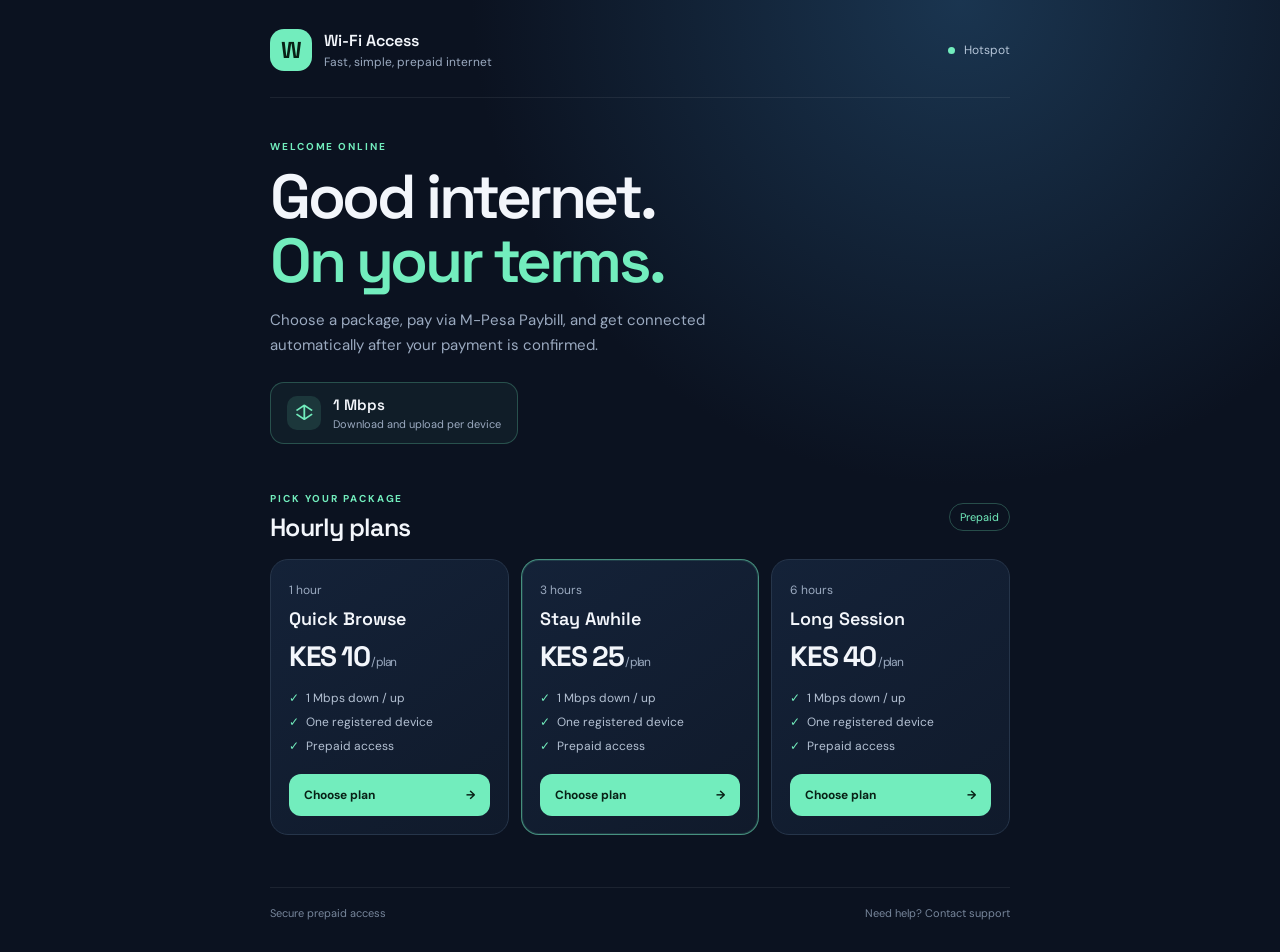
<file: hotspot/index.html>
<!doctype html>
<html lang="en">
<head>
  <meta charset="utf-8"><meta name="viewport" content="width=device-width,initial-scale=1">
  <meta name="theme-color" content="#0b1220">
  <title>Connect to Wi-Fi</title>
  <link rel="stylesheet" href="./styles.css">
</head>
<body>
  <main class="shell">
    <header class="brand"><span class="brand-mark">W</span><div><strong>Wi-Fi Access</strong><small>Fast, simple, prepaid internet</small></div><span class="status"><i></i> Hotspot</span></header>
    <section class="hero"><p class="eyebrow">WELCOME ONLINE</p><h1>Good internet.<br><em>On your terms.</em></h1><p>Choose a package, pay via M-Pesa Paybill, and get connected automatically after your payment is confirmed.</p><div class="speed"><span class="speed-icon">↕</span><div><b>1 Mbps</b><small>Download and upload per device</small></div></div></section>
    <section class="section"><div class="section-head"><div><p class="eyebrow">PICK YOUR PACKAGE</p><h2>Hourly plans</h2></div><span class="tag">Prepaid</span></div><div id="plans" class="plans"><article class="plan"><div class="skeleton"></div></article><article class="plan"><div class="skeleton"></div></article><article class="plan"><div class="skeleton"></div></article></div></section>
    <section id="checkout" class="checkout hidden"><div class="section-head"><div><p class="eyebrow">YOUR PACKAGE</p><h2 id="selected-name">Selected plan</h2></div><button id="change-plan" class="text-button" type="button">Change</button></div><div class="chosen"><span id="selected-duration"></span><strong id="selected-price"></strong></div>
      <form id="payment-form"><label for="phone">M-Pesa phone number</label><input id="phone" name="phone" inputmode="tel" autocomplete="tel" placeholder="07XX XXX XXX" maxlength="13" required><label for="receipt">M-Pesa transaction code</label><input id="receipt" name="receipt" autocapitalize="characters" placeholder="e.g. QWE123ABC" maxlength="20" required><p class="hint">Pay to the configured Paybill and use your transaction code. Never share your M-Pesa PIN.</p><button class="primary" type="submit">I've paid — verify payment <span>→</span></button><p id="payment-status" class="message" role="status" aria-live="polite"></p></form>
    </section>
    <section id="session" class="session hidden"><div class="success-mark">✓</div><p class="eyebrow">PAYMENT CONFIRMED</p><h2>You're connected</h2><p id="session-copy">Your session is active.</p><div class="timer"><small>TIME REMAINING</small><strong id="countdown">--:--:--</strong></div><p class="hint">The server and router control your actual access. Keep this page open to see your countdown.</p></section>
    <footer><span>Secure prepaid access</span><span>Need help? Contact support</span></footer>
  </main>
  <script src="./app.js"></script>
</body>
</html>
</file>
<file: hotspot/styles.css>
@import url('https://fonts.googleapis.com/css2?family=DM+Sans:wght@400;500;600;700&family=Space+Grotesk:wght@500;600;700&display=swap');
:root{color-scheme:dark;--bg:#0b1220;--panel:#111c2f;--line:#26354a;--text:#f3f6fb;--muted:#9baac0;--green:#72edbd;--blue:#8bb8ff}*{box-sizing:border-box}body{margin:0;background:radial-gradient(ellipse at 75% 0%,#1a3550 0,transparent 36%),var(--bg);color:var(--text);font-family:'DM Sans',sans-serif;min-height:100vh}.shell{max-width:780px;margin:auto;padding:24px 20px 32px}.brand{display:flex;align-items:center;gap:12px;padding:5px 0 26px;border-bottom:1px solid #ffffff12}.brand-mark{display:grid;place-items:center;width:42px;height:42px;border-radius:14px;background:var(--green);color:#092116;font:700 23px 'Space Grotesk'}.brand strong,.brand small{display:block}.brand strong{font:600 16px 'Space Grotesk'}.brand small{font-size:12px;color:var(--muted);margin-top:3px}.status{margin-left:auto;color:#b5c5d8;font-size:12px}.status i{display:inline-block;width:7px;height:7px;background:var(--green);border-radius:50%;margin-right:6px}.hero{padding:42px 0 28px}.eyebrow{font-size:10px;font-weight:700;letter-spacing:.19em;color:var(--green);margin:0 0 12px}.hero h1{font:600 clamp(38px,8vw,62px)/1.03 'Space Grotesk';letter-spacing:-.055em;margin:0}.hero h1 em{font-style:normal;color:var(--green)}.hero>p:not(.eyebrow){color:var(--muted);line-height:1.7;max-width:530px;font-size:15px}.speed{display:inline-flex;align-items:center;gap:12px;border:1px solid #72edbd40;background:#72edbd0d;border-radius:14px;padding:12px 16px;margin-top:8px}.speed-icon{display:grid;place-items:center;width:34px;height:34px;border-radius:10px;background:#72edbd20;color:var(--green);font-size:22px}.speed b,.speed small{display:block}.speed b{font:600 15px 'Space Grotesk'}.speed small{font-size:11px;color:var(--muted);margin-top:3px}.section{padding:20px 0}.section-head{display:flex;align-items:center;justify-content:space-between;gap:12px;margin-bottom:16px}.section-head .eyebrow{margin-bottom:6px}.section h2,.checkout h2,.session h2{font:600 25px 'Space Grotesk';margin:0;letter-spacing:-.03em}.tag{font-size:11px;color:var(--green);border:1px solid #72edbd45;border-radius:99px;padding:6px 10px}.plans{display:grid;grid-template-columns:repeat(3,minmax(0,1fr));gap:12px}.plan{background:linear-gradient(145deg,#142238,#101a2b);border:1px solid var(--line);border-radius:18px;padding:18px;min-width:0}.plan.featured{border-color:#72edbd8c;box-shadow:0 0 0 1px #72edbd22 inset}.plan .duration{color:var(--muted);font-size:12px}.plan h3{font:600 18px 'Space Grotesk';margin:8px 0}.price{font:700 28px 'Space Grotesk';letter-spacing:-.05em}.price small{font:400 12px 'DM Sans';color:var(--muted)}.plan ul{list-style:none;padding:12px 0 4px;margin:0;color:#b4c1d3;font-size:12px;line-height:2}.plan li:before{content:'✓';color:var(--green);margin-right:7px}.primary{display:flex;align-items:center;justify-content:space-between;gap:12px;background:var(--green);color:#082116;border:0;border-radius:12px;padding:13px 15px;width:100%;font:700 13px 'DM Sans';cursor:pointer}.plan .primary{margin-top:12px;font-size:12px}.primary:hover{filter:brightness(1.04)}.checkout,.session{border:1px solid var(--line);border-radius:20px;background:#111c2fe8;padding:22px;margin-top:24px}.hidden{display:none!important}.chosen{display:flex;align-items:center;justify-content:space-between;padding:14px 0 20px;border-bottom:1px solid var(--line);margin-bottom:20px;color:var(--muted);font-size:13px}.chosen strong{color:var(--text);font:600 22px 'Space Grotesk'}label{display:block;font-size:12px;font-weight:600;margin:15px 0 8px}input{width:100%;background:#0b1423;border:1px solid #30415a;color:var(--text);border-radius:11px;padding:13px 14px;font:inherit;outline:none}input:focus{border-color:var(--green);box-shadow:0 0 0 3px #72edbd17}.hint{font-size:11px;line-height:1.6;color:var(--muted)}.checkout .primary{margin-top:18px}.message{font-size:12px;line-height:1.6}.message.error{color:#ff9c9c}.message.ok{color:var(--green)}.text-button{background:transparent;border:0;color:var(--green);font:600 12px 'DM Sans';cursor:pointer}.success-mark{display:grid;place-items:center;width:48px;height:48px;background:#72edbd1a;border:1px solid #72edbd60;border-radius:50%;color:var(--green);font-size:24px;margin-bottom:18px}.session{text-align:center;padding:28px}.session .success-mark{margin:0 auto 18px}.session>p:not(.eyebrow){color:var(--muted);font-size:13px}.timer{margin:22px auto 10px;padding:20px;background:#0b1423;border:1px solid var(--line);border-radius:14px;max-width:300px}.timer small{display:block;color:var(--muted);font-size:10px;letter-spacing:.14em}.timer strong{display:block;font:600 36px 'Space Grotesk';margin-top:8px;color:var(--green);font-variant-numeric:tabular-nums}footer{display:flex;justify-content:space-between;gap:10px;border-top:1px solid #ffffff12;margin-top:32px;padding-top:18px;color:#77869b;font-size:11px}.skeleton{height:160px;border-radius:9px;background:linear-gradient(90deg,#19263a,#26354a,#19263a);background-size:200% 100%;animation:shimmer 1.5s infinite}@keyframes shimmer{to{background-position:-200% 0}}@media(max-width:560px){.shell{padding:18px 15px 24px}.hero{padding-top:32px}.plans{grid-template-columns:1fr}.plan{display:grid;grid-template-columns:1fr auto;gap:2px 10px;padding:16px}.plan .duration,.plan h3,.plan ul{grid-column:1}.plan h3{margin:5px 0}.plan .price{grid-column:2;grid-row:1/3;align-self:center}.plan ul{padding:4px 0}.plan .primary{grid-column:1/-1}.status{font-size:11px}footer{flex-direction:column}}
</file>
